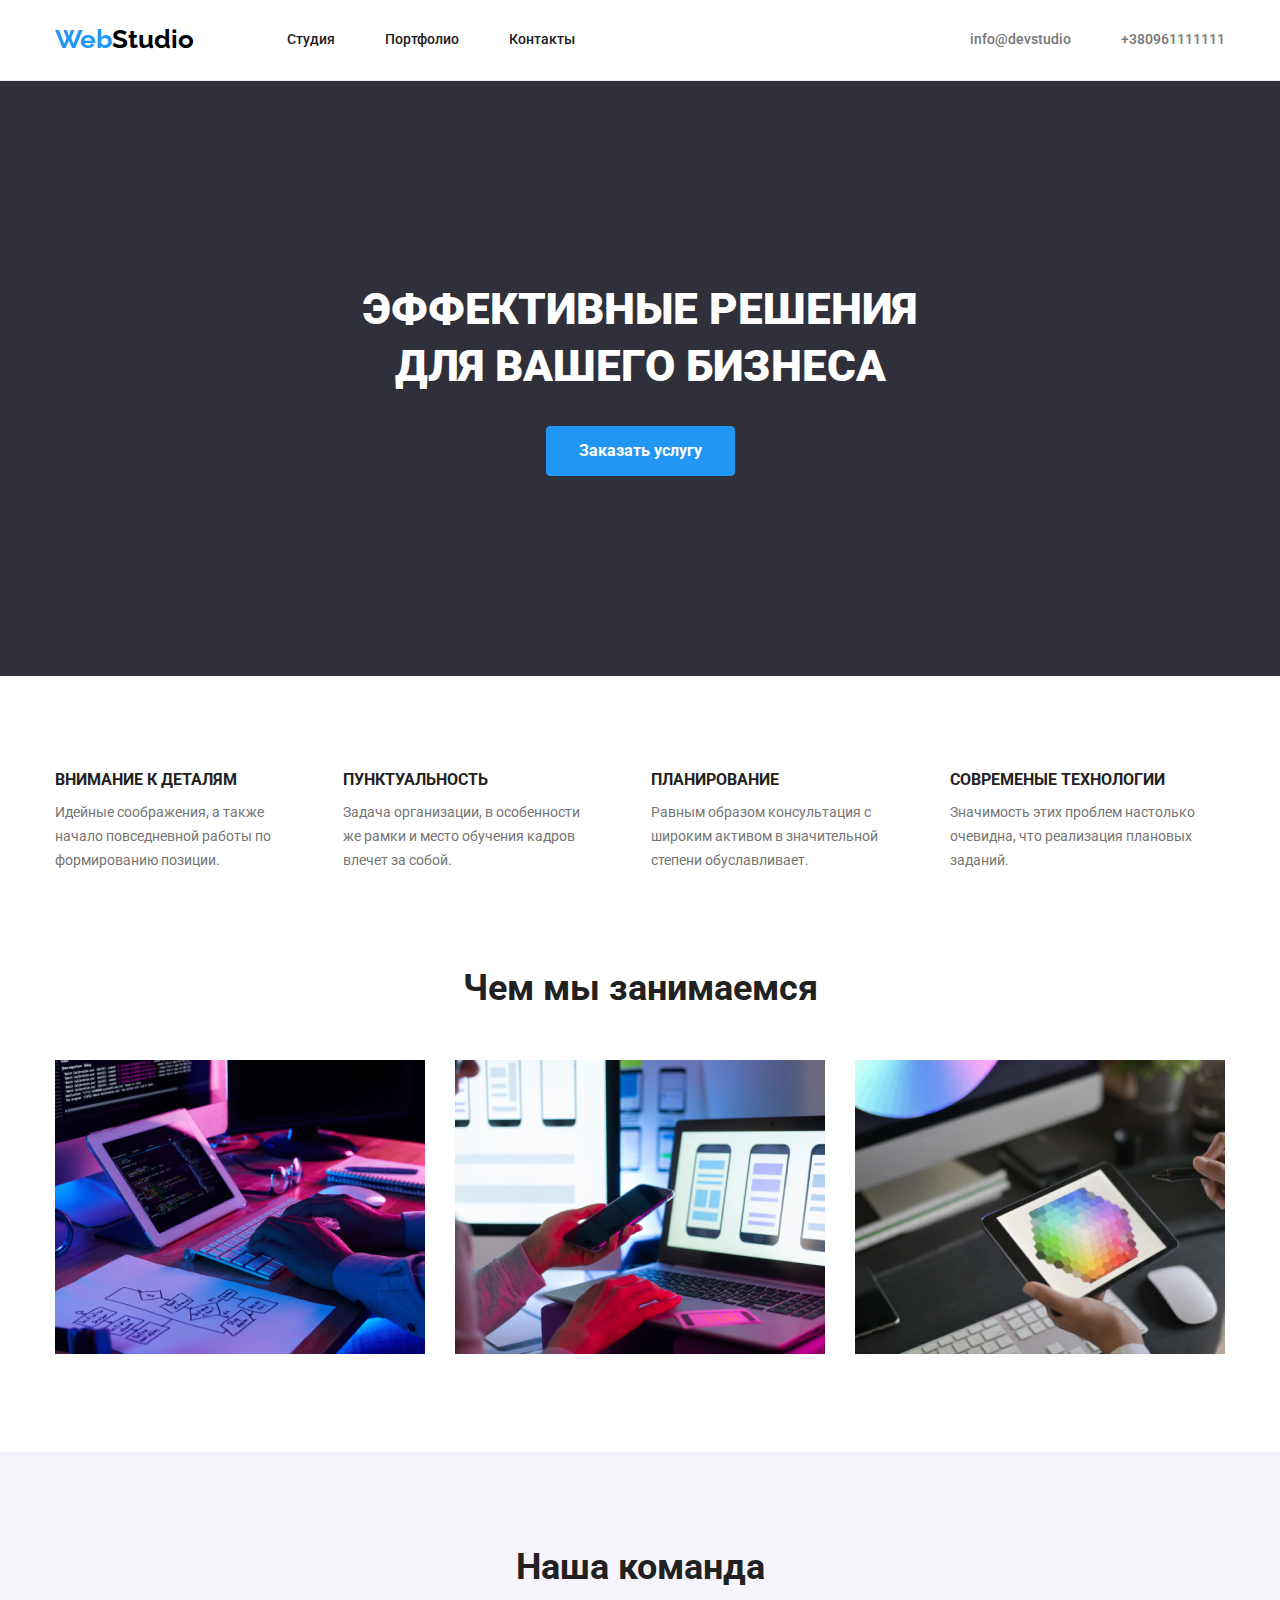
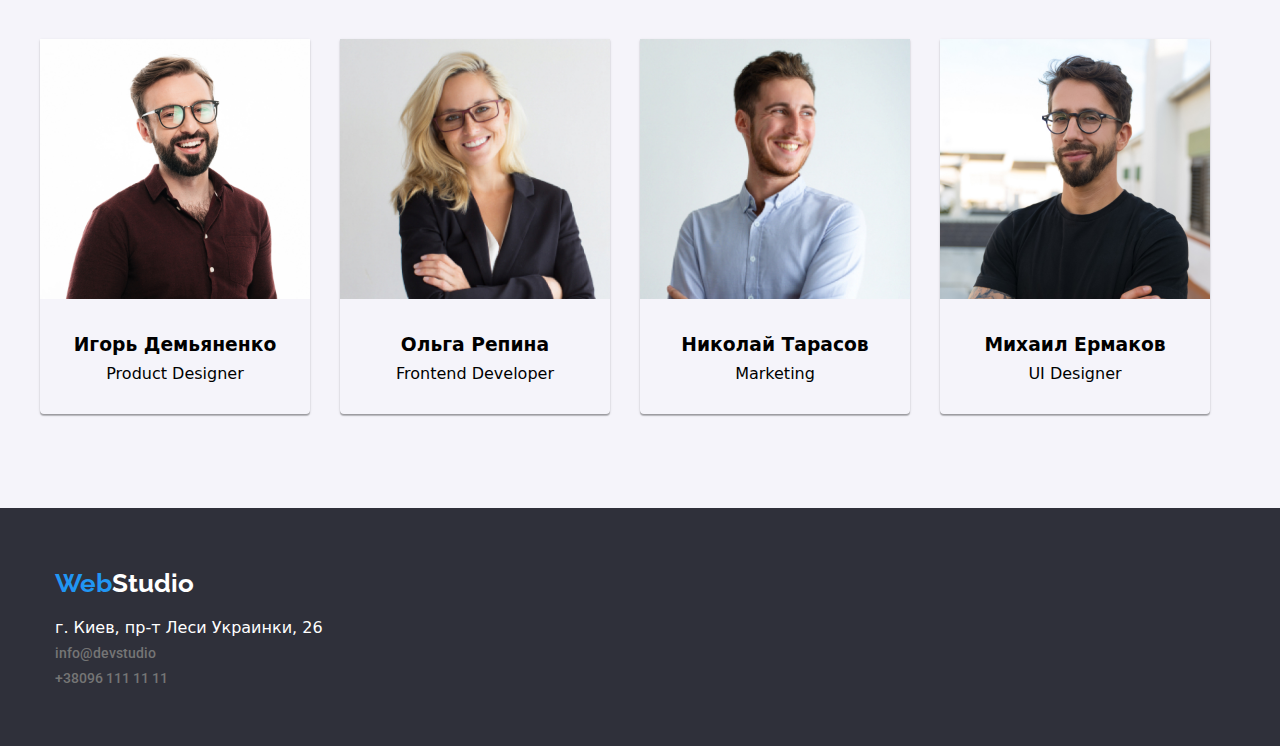
<file: index.html>
<!DOCTYPE html>
<html lang="ru">

<head>
    <meta charset="UTF-8">
    <meta http-equiv="X-UA-Compatible" content="IE=edge">
    <meta name="viewport" content="width=device-width, initial-scale=1.0">
    <title>Document</title>

    <link rel="stylesheet" href="https://cdnjs.cloudflare.com/ajax/libs/modern-normalize/1.0.0/modern-normalize.min.css">
    <link rel="stylesheet" href="./css/styles.css">
    <link rel="preconnect" href="https://fonts.gstatic.com">
    <link href="https://fonts.googleapis.com/css2?family=Raleway:wght@700&family=Roboto:wght@400;500;700;900&display=swap"
        rel="stylesheet">
</head>
<template>gfhdsys</template>
<body>
    <header>
        <div class="container">
        <!--upper part of site-->
        <a class="studio-link" href="./index.html"><span>Web</span>Studio</a>  
        <nav class="navigation" >
            <ul class="options">
                <li>
                    <a class="header-link" href="./index.html">Студия</a>
                </li>
                <li>
                    <a class="header-link" href="./portfolio.html">Портфолио</a>
                </li>
                <li>
                    <a class="header-link" href="">Контакты</a>
                </li>
            </ul>
        </nav>
    <!--h2-->
        <ul class="email">
            <li>
                <a class="header-link" href="mail:info@devstudio">info@devstudio</a>
            </li>
            <li>
                <a class="header-link" href="tel:+380961111111">+380961111111</a>
            </li>
        </ul>

      </div>
    </header>

    <main>
        <!--first section-->
        <section class="main-title">
            <h1> Эффективные решения <br/> для вашего бизнеса</h1>
       
            <button class="button-first" type="button">Заказать услугу</button>
            
        </section>

        <!--description section-->
        <section class="details-section">

        <div class="container-details">

            <ul class="descript">
                <li>
                    <h3 class="small-title">ВНИМАНИЕ К ДЕТАЛЯМ</h3>
                    <p class="description">Идейные соображения, а также <br/> начало повседневной работы по <br/> формированию позиции.</p>
                </li>
                <li>
                    <h3 class="small-title">ПУНКТУАЛЬНОСТЬ</h3>
                    <p class="description">Задача организации, в особенности <br/> же рамки и место обучения кадров <br/> влечет за собой.</p>
                </li>
                <li>
                    <h3 class="small-title">ПЛАНИРОВАНИЕ</h3>
                    <p class="description">Равным образом консультация с <br/> широким активом в значительной <br/> степени обуславливает.</p>
                </li>
                <li>
                    <h3 class="small-title">СОВРЕМЕНЫЕ ТЕХНОЛОГИИ</h3>
                    <p class="description">Значимость этих проблем настолько <br/> очевидна, что реализация плановых <br/> заданий.</p>
                </li>
            </ul>
            
        </div>
        </section>

        <!--pictures section-->
        <section >
        <div class="container-pics">
            <h2>Чем мы занимаемся</h2>
             
               <ul class="card-set">
                <li class="item">
                    <img src="./images/pic1.jpg" alt="pic1" width="370" />
                </li>
                <li class="item">
                    <img src="./images/pic2.jpg" alt="pic2" width="370" />
                </li>
                <li class="item">
                    <img src="./images/pic3.jpg" alt="pic3" width="370" />
                </li>
            </ul>
        </div>
        </section>

        <!--our team section-->
        <section class="team-section">

            <div class="container-team">
                <h2>Наша команда</h2>

            <ul class="my-team">
                <li class="team-items">
                    <img src="./images/team1.jpg" alt="team1" width="270" />
                <div class="small-border">
                    <h3 class="small-title">Игорь Демьяненко</h3>
                    <p class="description">Product Designer</p>
              
                </li>
                <li class="team-items">
                    <img src="./images/team2.jpg" alt="team2" width="270" />
                <div class="small-border-two">
                    <h3 class="small-title">Ольга Репина</h3>
                    <p class="description">Frontend Developer</p>
                </div>
                </li>
                <li class="team-items">
                    <img src="./images/team3.jpg" alt="team3" width="270" />
                <div class="small-border-three">
                    <h3 class="small-title">Николай Тарасов</h3>
                    <p class="description">Marketing</p>
                </div>
                </li>
                <li class="team-items">
                    <img src="./images/team4.jpg" alt="team4" width="270" />
                <div class="small-border-four">
                    <h3 class="small-title">Михаил Ермаков</h3>
                    <p class="description">UI Designer</p>
                </div>
                </li>
            </ul>
        </div>
        </section>

    </main>

    <footer>
        <div class="last-container">

        <!--copyright from header-->
        <a class="website-name-footer" href="./index.html"><span>Web</span>Studio</a>
        
        <adress>

            <p>г. Киев, пр-т Леси Украинки, 26</p>
            <ul class="container-adress">

                <li>
                    <a class="header-link one" href="mailto:info@devstudio">info@devstudio</a>
                </li>
                <li>
                    <a class="header-link" href="tel:+380961111111">+38096 111 11 11</a>
                </li>
            </ul>
            
        </adress>
    </div>
    </footer>
</body>

</html>
</file>
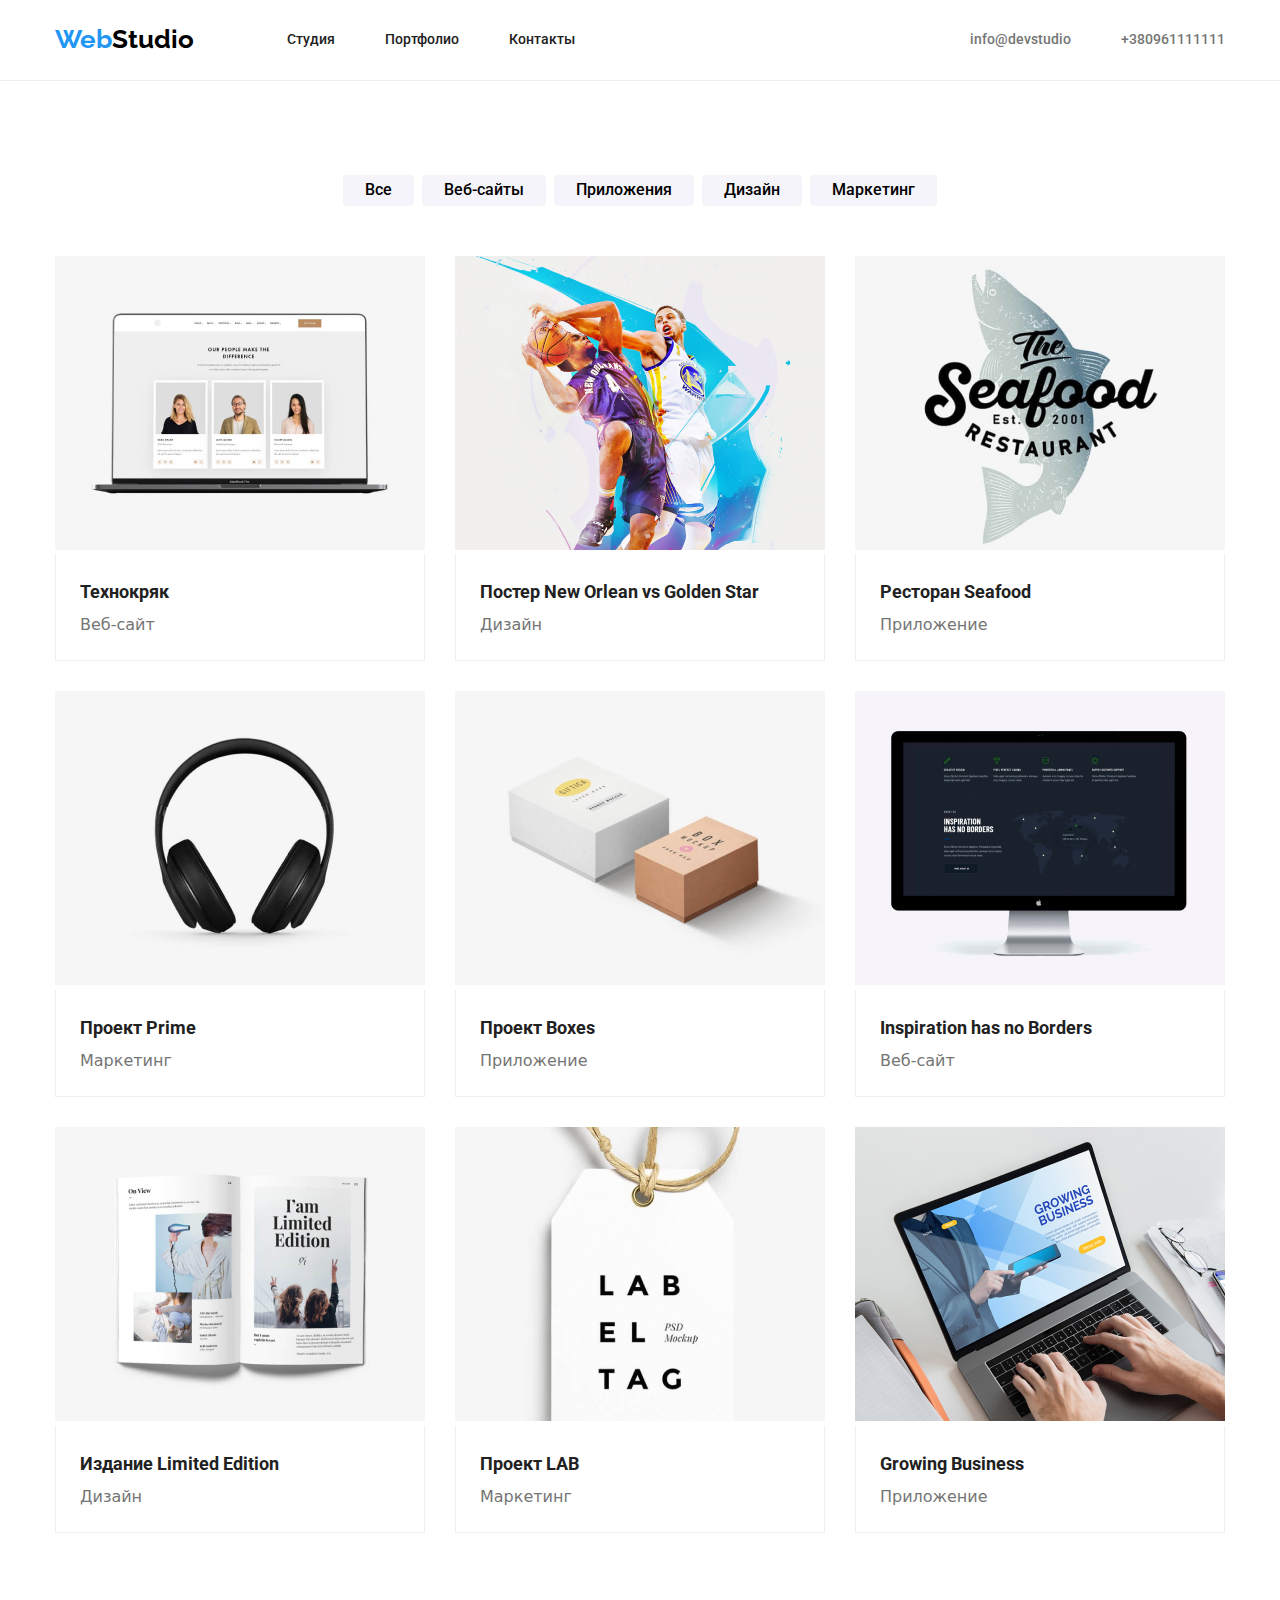
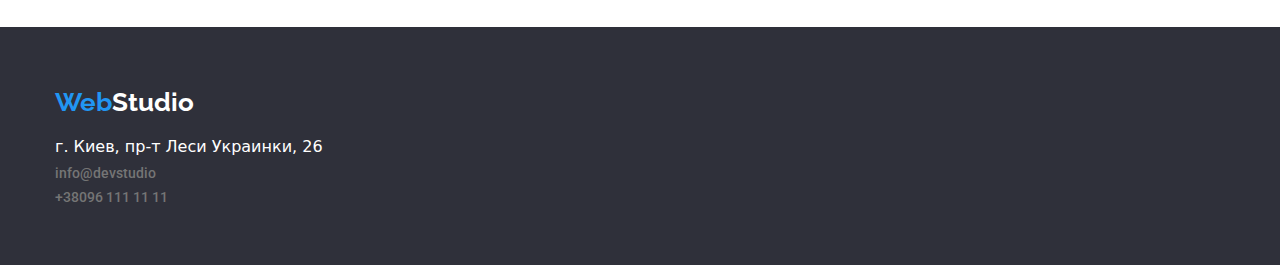
<file: portfolio.html>
<!DOCTYPE html>
<html lang="en">
<head>
    <meta charset="UTF-8">
    <meta http-equiv="X-UA-Compatible" content="IE=edge">
    <meta name="viewport" content="width=device-width, initial-scale=1.0">
    <title>Document</title>
    
    <link rel="stylesheet" href="https://cdnjs.cloudflare.com/ajax/libs/modern-normalize/1.0.0/modern-normalize.min.css">
    <link rel="stylesheet" href="./css/styles.css">
    <link rel="preconnect" href="https://fonts.gstatic.com">
    <link href="https://fonts.googleapis.com/css2?family=Raleway:wght@700&family=Roboto:wght@400;500;700;900&display=swap"
        rel="stylesheet">
</head>
<body>
    <header class="page-header">
        <div class="container">
        <!--upper part of site-->
        <a class="studio-link" href="./index.html"><span>Web</span>Studio</a>  
        <nav class="navigation" >
            <ul class="options">
                <li>
                    <a class="header-link" href="./index.html">Студия</a>
                </li>
                <li>
                    <a class="header-link" href="./portfolio.html">Портфолио</a>
                </li>
                <li>
                    <a class="header-link" href="">Контакты</a>
                </li>
            </ul>
        </nav>
    <!--h2-->
        <ul class="email">
            <li>
                <a class="header-link" href="mail:info@devstudio">info@devstudio</a>
            </li>
            <li>
                <a class="header-link" href="tel:+380961111111">+380961111111</a>
            </li>
        </ul>

      </div>
    </header>

<main>
    <!--buttons section-->
<section class="container-buttons bigger-section">

    <div class="container-pictures">

    <ul class="buttons">
        <li class="button-list">
            <button type="button" class="button-one">Все</button>
        </li>
        <li class="button-list">
            <button type="button" class="button-one">Веб-сайты</button>
        </li>
        <li class="button-list">
            <button type="button" class="button-one">Приложения</button>
        </li>
        <li class="button-list">
            <button type="button" class="button-one">Дизайн</button>
        </li>
        <li class="button-list">
            <button type="button" class="button-one">Маркетинг</button>
        </li>
    </ul>


<!--pictures section-->

    <ul class="first-pics">
        <li class="last-pics">
            <img src="./images/proj1.jpg" alt="project1" width="370" />
        <div class="big-border">
            <h4>Технокряк</h4>
            <h5>Веб-сайт</h5>
        </div>
        </li>
        <li class="last-pics">
            <img src="./images/proj2.jpg" alt="project2" width="370" />
        <div class="big-border">
            <h4>Постер New Orlean vs Golden Star</h4>
            <h5>Дизайн</h5>
        </div>
        </li>
        <li class="last-pics">
            <img src="./images/proj3.jpg" alt="project3" width="370" />
        <div class="big-border"> 
            <h4>Ресторан Seafood</h4>
            <h5>Приложение</h5>
        </div>
        </li>
        <li class="last-pics">
            <img src="./images/proj4.jpg" alt="project4" width="370" />
        <div class="big-border">
            <h4>Проект Prime</h4>
            <h5>Маркетинг</h5>
        </div>
        </li>
        <li class="last-pics">
            <img src="./images/proj5.jpg" alt="project5" width="370" />
        <div class="big-border">
            <h4>Проект Boxes</h4>
            <h5>Приложение</h5>
        </div>
        </li>
        <li class="last-pics">
            <img src="./images/proj6.jpg" alt="project6" width="370" />
        <div class="big-border">
            <h4>Inspiration has no Borders</h4>
            <h5>Веб-сайт</h5>
        </div>
        </li>
        <li class="last-pics">
            <img src="./images/proj7.jpg" alt="project7" width="370" />
        <div class="big-border">
            <h4>Издание Limited Edition</h4>
            <h5>Дизайн</h5>
        </div>
        </li>
        <li class="last-pics">
            <img src="./images/proj8.jpg" alt="project8" width="370" />
        <div class="big-border">
            <h4>Проект LAB</h4>
            <h5>Маркетинг</h5>
        </div>
        </li>
        <li class="last-pics">
            <img src="./images/proj9.jpg" alt="project9" width="370" />
        <div class="big-border">
            <h4>Growing Business</h4>
            <h5>Приложение</h5>
        </div>
        </li>
    </ul>
    </div>
</section>

</main>

<footer>
    <div class="last-container">

        <!--copyright from header-->
        <a class="website-name-footer" href="./index.html"><span>Web</span>Studio</a>

        <adress>

            <p>г. Киев, пр-т Леси Украинки, 26</p>
            <ul class="container-adress">

                <li>
                    <a class="header-link one" href="mailto:info@devstudio">info@devstudio</a>
                </li>
                <li>
                    <a class="header-link" href="tel:+380961111111">+38096 111 11 11</a>
                </li>
            </ul>

        </adress>
    </div>
</footer>

</body>
</html>
</file>
<file: css/styles.css>
:root {
  --accent-color: var(--accent-color) #2196f3;
  --main-colour: #212121;
  --second-colour: #757575;
  --main-title-color: #ffffff;
  --button-color: #ffffff;
  --p-color: #757575;
  --adress-color: #ffffff;

}

/*універсальний селектор */

/** {
  box-sizing: border-box;
  margin: 0px;
  padding: 0px;}*/


span {
  color: #2196f3;
}

.main-title h1{
text-transform: uppercase;
font-family: Roboto;
font-style: normal;
font-weight: 900;
font-size: 44px;
line-height: 1.3;
color: #FFFFFF;
text-align: center;
margin-top: 0;
}

.box {
  width: 1200px;
  margin-left: auto;
  margin-right: auto;
  margin-bottom: 0;
}
.main-title{
  padding-top: 200px;
  padding-bottom: 200px;
  margin: 0 auto;
  background-color: #2F303A;
  max-width: 1600px;
  
}


.header-link {
color: #757575;
font-family: Roboto;
font-style: normal;
font-weight: 500;
font-size: 14px;
line-height: 1.1;

}

.header-link:hover,
.header-link:focus {
  color: #2196f3;
}

.email {
  display: flex;
  margin-left: auto;
  font-family: Roboto;
  font-style: normal;
  font-weight: 500;
  font-size: 14px;
  line-height: 1.14px;
  }
  .email li:not(:last-child) {
    margin-right: 50px;
  }

.studio-link{
  font-family: Raleway;
  font-style: normal;
  font-weight: bold;
  font-size: 26px;
  line-height: 1.2;
  color: #000000;
  margin-right: 93px;
  }

.container-button {
  display: inline-block;
  font-family: Roboto;
  font-style: normal;
  font-weight: 500;
  font-size: 16px;
  line-height: 1.6;
  color: var(--main-colour);
  background-color: #F5F4FA;
  border-radius: 4px; 
  
 }

.container-buttons:hover,
:focus {color: white;
}

.buttons >.button-list:not(:last-child) {
margin-right: 8px;
}

.button-one {
text-align: center;
cursor: pointer;
padding: 6px 22px;
background-color: #F5F4FA;
border: transparent;
border-radius: 4px;
font-family: Roboto;
font-weight: 500;
}

.button-one:hover,
.button-one:focus {
  color: white;
  background-color: #2196F3;

}

/* selector of tag ul and a*/
ul {
  list-style: none;
  margin: 0;
  padding: 0;

}

a {
  text-decoration: none;
  color1 inherit;
}
}
.darkFontSecond {
  background-color: #2f303a;
  width: 1600px;
  height: 252px;
  left: 0px;
  top: 1628px;
}
/*section {
  background: #e5e5e5;*/
}
.page {
  border: 1px solid black;
}
header {
border-bottom: 1px solid #ECECEC;
padding-top: 24px;
padding-bottom: 24px;
}

/*section {
  background: #e5e5e5;*/
}

h1 {
  display: inline-block;
 list-style: none;
 margin: 0;
 padding: 0;
 margin-top: 0;
 margin-bottom: 30px;
}
.container {
  display: flex;
  width: 1200px;
  padding-left: 15px;
  padding-right: 15px;
  margin: 0 auto;
  align-items: center;
  border-bottom: 1px solid transparent;
}
.navigation a {
  align-items: center;
  display: flex;
  font-family: Roboto;
  font-size: 14px;
  font-style: normal;
  font-weight: 500;
  line-height: 1.1;
  color: var(--main-colour);
}
.navlist {
display: flex;
margin-top: 32px;
margin-bottom: 32px;
margin-left: 93px;
width: 294px;
}

.descript{
  display: flex;
  justify-content: space-between;
  margin-right: 30px;
}
c

.contactlist {
  display: flex;
  margin-left: auto;
}


.options {
  display: flex;
  /*margin-top: 32px;
  margin-bottom: 32px;
  margin-left: 93px;
  width: 294px;*/
  justify-content: space-between;
  }

.options li:not(:last-child) {
  margin-right: 50px;
}

.header-link {
  display: block;
}

.buttons {
display: flex;
justify-content: center;
margin-bottom: 50px;
}

.button-first:hover,
.button-first:focus {
  color: white;
  background-color: #2196F3;

}


.button-first  {
  font-family: Roboto;
  font-weight: 700;
  font-style: normal;
  font-size: 16px;
  line-height: 1.8;
  color: var(--button-color);
  background-color: #2196F3;
  border-radius: 4px;
  cursor: pointer;
  padding: 10px 32px;
  border: 1px solid #2196F3;
  margin-top: 30px;
  margin-left: auto;
  margin-right: auto;
  display: block;
}

h3{
  list-style: none;
 margin: 0;
 padding: 0;
 margin-bottom: 10px;
}
p{
 margin: 0;
 padding: 0;
}

.small-border{
  padding-top: 30px;
  padding-bottom: 30px;
  padding-left: 32px;
  padding-right: 32px;
  text-align: center;
}
.small-border-two{
  padding-top: 30px;
  padding-bottom: 30px;
  padding-left: 32px;
  padding-right: 32px;
  text-align: center;
}
.small-border-three{
  padding-top: 30px;
  padding-bottom: 30px;
  padding-left: 32px;
  padding-right: 32px;
  text-align: center;
}
.small-border-four{
  padding-top: 30px;
  padding-bottom: 30px;
  padding-left: 32px;
  padding-right: 32px;
  text-align: center;
}
.details-section{
  padding-top: 94px;
  padding-bottom: 94px;
}
.container-details{
  width: 1200px;
  padding-left: 15px;
  padding-right: 15px;
  margin: 0 auto;
}
.container-details h3 {
  font-family: Roboto;
  font-style: normal;
  font-weight: bold;
  font-size: 16px;
  line-height: 1.3;
  color: var(--main-colour);
}
.container-details p {
  font-family: Roboto;
  font-style: normal;
  font-weight: normal;
  font-size: 14px;
  line-height: 1.7;
  color: var(--second-colour);
}
.small-title {
  margin-bottom: 10px;
}


 h2{
  font-family: Roboto;
  font-style: normal;
  font-weight: bold;
  font-size: 36px;
  line-height: 1.2;
  color: var(--main-colour);
  
}
.container-pics{
width: 1200px;
padding-left:15px ;
padding-right: 15px;
margin: 0 auto;
padding-bottom: 94px;
}

.card-set {
  padding: 0px;
  margin: 0px;
  list-style: none;
  display: flex;
  flex-wrap: wrap;
}

.card-set >.item:not(:last-child) {
margin-right: 30px;
}
.item {
  display: block;
}
.container-team{
  width: 1200px;
  margin-left: auto;
  margin-right: auto;
  background-color: #F5F4FA;
}

.team-section{
  padding-top: 94px;
  padding-bottom: 94px ;
  background-color:#F5F4FA;
}
.my-team {
 display: flex;
margin: 0;
padding: 0;
list-style: none;
}

.my-team > .team-items:not(:last-child) {
margin-right: 30px;
}

h2 {
  font-family: Roboto;
  font-style: normal;
  font-weight: bold;
  font-size: 36px;
  line-height: 1.2;
  color: var(--main-colour);
  text-align: center;
  list-style: none;
 margin: 0;
 padding: 0;
 margin-bottom: 50px;
}



.container-third h3 {
  font-family: Roboto;
  font-style: normal;
  font-weight: 500;
  font-size: 16px;
  line-height: 1.2;
  color: var(--main-colour);
}

.container-third p {
  font-family: Roboto;
  font-style: normal;
  font-weight: normal;
  font-size: 16px;
  line-height: 1.2;
  color: var(--p-color);
}

footer {
padding-top: 60px;
padding-bottom: 60px;
background-color: #2f303a;
}

.last-container{
  width: 1200px;
  padding-left: 15px;
  padding-right: 15px;
  margin: 0 auto;
  
  
}
.last-container p{
font: Roboto;
font-weight: 400px;
list-style: normal;
Size: 14px;
color: #ffffff;
margin-bottom: 9px;

}
.container-adress {
  font-family: Roboto;
  font-style: normal;
  font-weight: normal;
  font-size: 14px;
  line-height: 1.5;
  color: white;
 
}

.container-adress li {
  color: var(-adress-color);
}

.website-name-footer {
  color: #ffffff;
  font-family: Raleway;
  font-style: normal;
  font-weight: bold;
  font-size: 26px;
  line-height: 1.2;
  margin-bottom: 20px;
  display: block;
}

.one {
  margin-bottom: 9px;
}
.website-name-footer a {
  margin-bottom: 20px;
}

.bigger-section{
padding-top: 94px;
padding-bottom: 94px;
}
.big-border {
  padding-top: 20px;
  padding-bottom: 20px;
  padding-left: 24px;
  padding-right: 24px;
  border: 1px solid #EEEEEE;
  border-top: none;
}

.container-pictures{
  width: 1200px;
  padding: 0 15px;
  margin: 0 auto;
}

.first-pics{
padding: 0;
margin: 0;
list-style: none;
display: flex;
flex-wrap: wrap;
margin-left: -30px;
margin-top: -30px;
/*width: 1170px;
margin: 0 auto;*/
}

.first-pics >.last-pics{
margin-left: 30px;
flex-basis: calc(100% / 3 - 30px);
margin-top: 30px;

}

/*.last-pics {
flex-basis: calc((100% - 30)/ 3);
background: #FFFFFF;
border: 1px solid #EEEEEE;
box-sizing: border-box;
justify-content: space-between
}*/


.team-items {
  box-shadow: 0px 1px 3px rgba(0, 0, 0, 0.12), 0px 1px 1px rgba(0, 0, 0, 0.14), 0px 2px 1px rgba(0, 0, 0, 0.2);
border-radius: 0px 0px 4px 4px;

}

h4 {
  font-family: Roboto;
  font-style: normal;
  font-weight: bold;
  font-size: 18px;
  line-height: 2;
  color: var(--main-colour);
  margin: 20px 0 4px 0;
  list-style: none;
 margin: 0;
 padding: 0;
}

h5 {
  /*font-family: Roboto;*/
  font-style: normal;
  font-weight: normal;
  font-size: 16px;
  line-height: 1.9;
  color: var(--second-colour);
  list-style: none;
  margin: 0;
  padding: 0;
}
</file>
